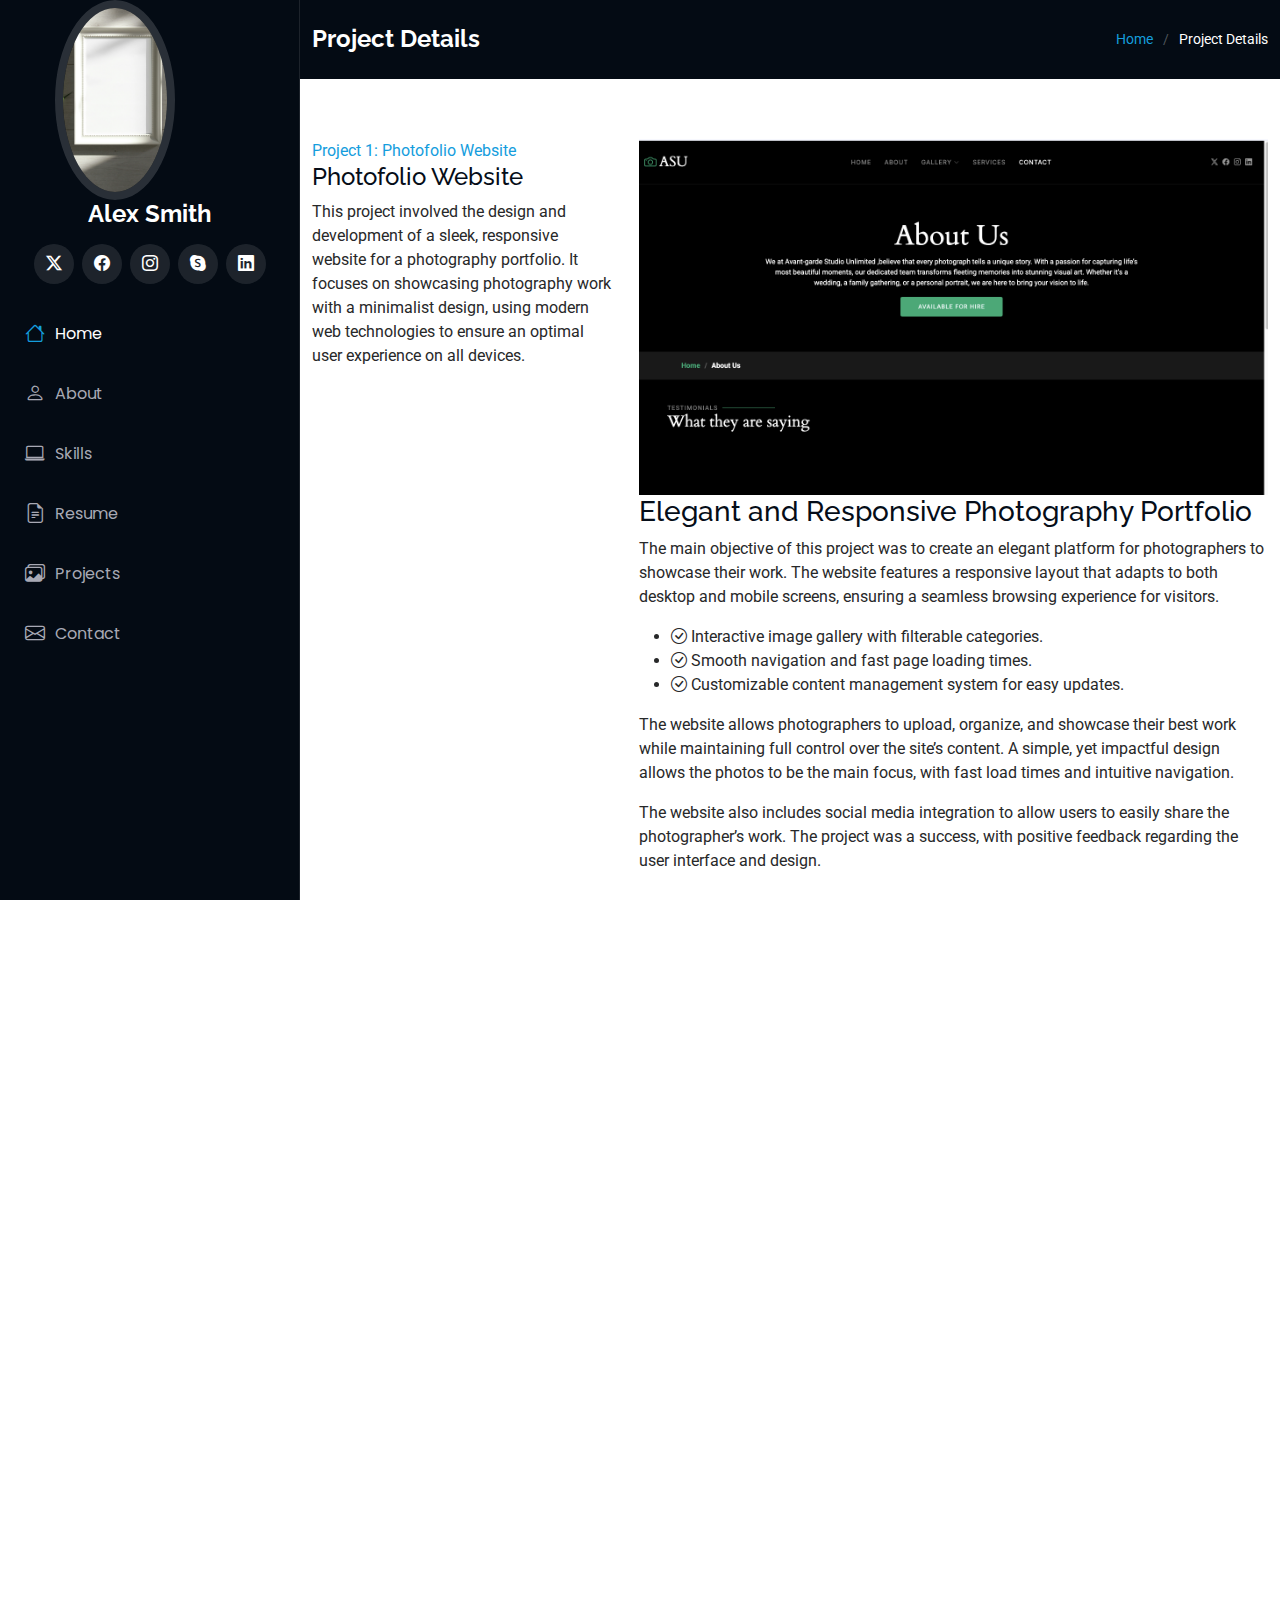
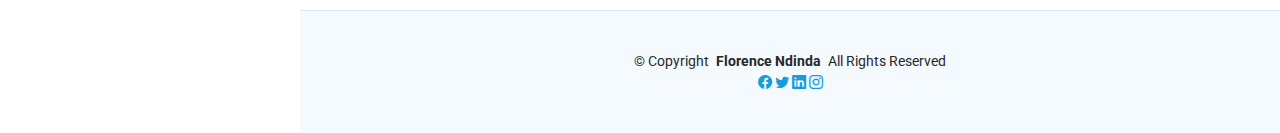
<file: project-details.html>
<!DOCTYPE html>
<html lang="en">

<head>
  <meta charset="utf-8">
  <meta content="width=device-width, initial-scale=1.0" name="viewport">
  <title>Project Details</title>
  <meta content="" name="description">
  <meta content="" name="keywords">

  <!-- Favicons -->
  <link href="assets/img/favicon.png" rel="icon">
  <link href="assets/img/apple-touch-icon.png" rel="apple-touch-icon">

  <!-- Fonts -->
  <link href="https://fonts.googleapis.com" rel="preconnect">
  <link href="https://fonts.gstatic.com" rel="preconnect" crossorigin>
  <link href="https://fonts.googleapis.com/css2?family=Roboto:ital,wght@0,100;0,300;0,400;0,500;0,700;0,900;1,100;1,300;1,400;1,500;1,700;1,900&family=Poppins:ital,wght@0,100;0,200;0,300;0,400;0,500;0,600;0,700;0,800;0,900;1,100;1,200;1,300;1,400;1,500;1,600;1,700;1,800;1,900&family=Raleway:ital,wght@0,100;0,200;0,300;0,400;0,500;0,600;0,700;0,800;0,900;1,100;1,200;1,300;1,400;1,500;1,600;1,700;1,800;1,900&display=swap" rel="stylesheet">

  <!-- Vendor CSS Files -->
  <link href="assets/vendor/bootstrap/css/bootstrap.min.css" rel="stylesheet">
  <link href="assets/vendor/bootstrap-icons/bootstrap-icons.css" rel="stylesheet">
  <link href="assets/vendor/aos/aos.css" rel="stylesheet">
  <link href="assets/vendor/glightbox/css/glightbox.min.css" rel="stylesheet">
  <link href="assets/vendor/swiper/swiper-bundle.min.css" rel="stylesheet">

  <!-- Main CSS File -->
  <link href="assets/css/main.css" rel="stylesheet">
</head>

<body class="project-details-page">

  <header id="header" class="header dark-background d-flex flex-column">
    <i class="header-toggle d-xl-none bi bi-list"></i>

    <div class="profile-img">
      <img src="assets/img/my-profile-img.jpg" alt="" class="img-fluid rounded-circle">
    </div>

    <a href="index.html" class="logo d-flex align-items-center justify-content-center">
      <h1 class="sitename">Alex Smith</h1>
    </a>

    <div class="social-links text-center">
      <a href="#" class="twitter"><i class="bi bi-twitter-x"></i></a>
      <a href="#" class="facebook"><i class="bi bi-facebook"></i></a>
      <a href="#" class="instagram"><i class="bi bi-instagram"></i></a>
      <a href="#" class="google-plus"><i class="bi bi-skype"></i></a>
      <a href="#" class="linkedin"><i class="bi bi-linkedin"></i></a>
    </div>

   
    <nav id="navmenu" class="navmenu">
      <ul>
        <li><a href="#hero" class="active"><i class="bi bi-house navicon"></i>Home</a></li>
        <li><a href="#about"><i class="bi bi-person navicon"></i> About</a></li>
        <li><a href="#skills"><i class="bi bi-laptop navicon"></i> Skills</a></li>
        <li><a href="#resume"><i class="bi bi-file-earmark-text navicon"></i> Resume</a></li>
        <li><a href="#projects"><i class="bi bi-images navicon"></i> Projects</a></li>
        <li><a href="#contact"><i class="bi bi-envelope navicon"></i> Contact</a></li>
     
      </ul>
    </nav>

  </header>

  <main class="main">

    <!-- Page Title -->
    <div class="page-title dark-background">
      <div class="container d-lg-flex justify-content-between align-items-center">
        <h1 class="mb-2 mb-lg-0">Project Details</h1>
        <nav class="breadcrumbs">
          <ol>
            <li><a href="index.html">Home</a></li>
            <li class="current">Project Details</li>
          </ol>
        </nav>
      </div>
    </div><!-- End Page Title -->

  <!-- Project Details Section -->
<section id="project-details" class="project-details section">

  <div class="container">

    <div class="row gy-4">

      <div class="col-lg-4" data-aos="fade-up" data-aos-delay="100">
        <div class="projects-list">
          <a href="#" class="active">Project 1: Photofolio Website</a>
        </div>

        <h4>Photofolio Website</h4>
        <p>This project involved the design and development of a sleek, responsive website for a photography portfolio. It focuses on showcasing photography work with a minimalist design, using modern web technologies to ensure an optimal user experience on all devices.</p>
      </div>

      <div class="col-lg-8" data-aos="fade-up" data-aos-delay="200">
        <img src="assets/img/projects/web-development-1.png" alt="" class="img-fluid project-img">
        <h3>Elegant and Responsive Photography Portfolio</h3>
        <p>
          The main objective of this project was to create an elegant platform for photographers to showcase their work. The website features a responsive layout that adapts to both desktop and mobile screens, ensuring a seamless browsing experience for visitors.
        </p>
        <ul>
          <li><i class="bi bi-check-circle"></i> <span>Interactive image gallery with filterable categories.</span></li>
          <li><i class="bi bi-check-circle"></i> <span>Smooth navigation and fast page loading times.</span></li>
          <li><i class="bi bi-check-circle"></i> <span>Customizable content management system for easy updates.</span></li>
        </ul>
        <p>
          The website allows photographers to upload, organize, and showcase their best work while maintaining full control over the site’s content. A simple, yet impactful design allows the photos to be the main focus, with fast load times and intuitive navigation.
        </p>
        <p>
          The website also includes social media integration to allow users to easily share the photographer’s work. The project was a success, with positive feedback regarding the user interface and design.
        </p>
      </div>

    </div>

    <div class="row gy-4">

      <div class="col-lg-4" data-aos="fade-up" data-aos-delay="100">
        <div class="projects-list">

          <a href="#" class="active">Project 2: Hospital Queue Management System</a>
       
        </div>

        <h4>Hospital Queue Management System</h4>
        <p>This project involved the design and development of a hospital queue management system using Django, HTML, CSS, and a bit of JavaScript. The system aims to efficiently manage patient queues, improve hospital workflow, and reduce wait times.</p>
      </div>

      <div class="col-lg-8" data-aos="fade-up" data-aos-delay="200">
        <img src="assets/img/projects/system-design-1.png" alt="" class="img-fluid project-img">
        <h3>Hospital Queue Management System for Efficient Service</h3>
        <p>
          This project focuses on automating the patient queue system to enhance efficiency in hospitals. The backend is built with Django to handle patient data and queue management, while the frontend is designed for easy access and navigation by hospital staff.
        </p>
        <ul>
          <li><i class="bi bi-check-circle"></i> <span>Easy-to-use interface for hospital staff.</span></li>
          <li><i class="bi bi-check-circle"></i> <span>Real-time queue updates for patients.</span></li>
          <li><i class="bi bi-check-circle"></i> <span>Optimized to reduce patient wait times and improve service efficiency.</span></li>
        </ul>
        <p>
          The system integrates patient data, schedules, and service times to ensure that patients are seen in the correct order and without unnecessary delays. The user-friendly interface ensures seamless use by hospital staff and patients alike.
        </p>
        <p>
          The project is currently being tested and will continue to evolve based on feedback from users and hospital needs.
        </p>
      </div>

    </div>

    <div class="row gy-4">

      <div class="col-lg-4" data-aos="fade-up" data-aos-delay="100">
        <div class="projects-list">
          <a href="#" class="active">Project 3: Cakes and Creams Website</a>
         
        </div>

        <h4>Cakes and Creams Website</h4>
        <p>This project focuses on developing an attractive website for a bakery business called Cakes and Creams. It features an online catalog of products, an easy ordering system, and an interactive user experience to help customers place orders and explore the bakery’s offerings.</p>
      </div>

      <div class="col-lg-8" data-aos="fade-up" data-aos-delay="200">
        <img src="assets/img/projects/web-development-2.png" alt="" class="img-fluid project-img">
        <h3>Online Bakery Ordering System</h3>
        <p>
          The Cakes and Creams website was created to facilitate easy online ordering of bakery products. It features a comprehensive product catalog, a secure ordering system, and a responsive design that ensures customers can access the website from any device.
        </p>
        <ul>
          <li><i class="bi bi-check-circle"></i> <span>Intuitive product browsing and selection process.</span></li>
          <li><i class="bi bi-check-circle"></i> <span>Secure online payment options for customers.</span></li>
          <li><i class="bi bi-check-circle"></i> <span>Responsive design for mobile and desktop users.</span></li>
        </ul>
        <p>
          The website allows customers to place orders for cakes, cupcakes, and other baked goods, while also providing them with the option to customize their orders. The backend was built to manage inventory, process orders, and track deliveries.
        </p>
        <p>
          Since the website’s launch, it has contributed significantly to increasing customer engagement and sales for the bakery.
        </p>
      </div>

    </div>

    <div class="row gy-4">

      <div class="col-lg-4" data-aos="fade-up" data-aos-delay="100">
        <div class="projects-list">
          <a href="#" class="active">Project 4: School Inventory System</a>
        </div>

        <h4>School Inventory System</h4>
        <p>This project is a comprehensive school inventory system designed to track school assets, including books, uniforms, equipment, and furniture. It offers an easy-to-use interface for administrators and staff to monitor the availability, condition, and location of items.</p>
      </div>

      <div class="col-lg-8" data-aos="fade-up" data-aos-delay="200">
        <img src="assets/img/projects/system-design-2.png" alt="" class="img-fluid project-img">
        <h3>Efficient School Inventory Tracking</h3>
        <p>
          The goal of this project was to create an efficient system to manage the school’s physical assets. The backend was developed using a combination of Django and MySQL, and the frontend was designed to provide administrators with a simple, yet detailed view of the school’s inventory.
        </p>
        <ul>
          <li><i class="bi bi-check-circle"></i> <span>Easy-to-navigate asset tracking system.</span></li>
          <li><i class="bi bi-check-circle"></i> <span>Inventory alerts for low stock and maintenance.</span></li>
          <li><i class="bi bi-check-circle"></i> <span>Ability to assign items to specific classes or departments.</span></li>
        </ul>
        <p>
          The system allows for the tracking of all school assets, ensuring that administrators and staff can easily monitor the availability and condition of items. It also includes reporting features to generate inventory reports and monitor usage trends.
        </p>
        <p>
          This project has significantly streamlined the school’s asset management and is poised to improve the overall efficiency of the institution.
        </p>
      </div>

    </div>

  </div>

</section><!-- /Project Details Section -->


  </main>
  <footer id="footer" class="footer position-relative light-background">
    <div class="container">
      <div class="copyright text-center">
        <p>© <span>Copyright</span> <strong class="px-1 sitename">Florence Ndinda</strong> <span>All Rights Reserved</span></p>
      </div>
      <div class="social-links text-center">
        <a href="#" class="bi bi-facebook"></a>
        <a href="#" class="bi bi-twitter"></a>
        <a href="#" class="bi bi-linkedin"></a>
        <a href="#" class="bi bi-instagram"></a>
      </div>
      
    </div>
  </footer>
  

  <!-- Scroll Top -->
  <a href="#" id="scroll-top" class="scroll-top d-flex align-items-center justify-content-center"><i class="bi bi-arrow-up-short"></i></a>

  <!-- Preloader -->
  <div id="preloader"></div>

  <!-- Vendor JS Files -->
  <script src="assets/vendor/bootstrap/js/bootstrap.bundle.min.js"></script>
  <script src="assets/vendor/php-email-form/validate.js"></script>
  <script src="assets/vendor/aos/aos.js"></script>
  <script src="assets/vendor/typed.js/typed.umd.js"></script>
  <script src="assets/vendor/purecounter/purecounter_vanilla.js"></script>
  <script src="assets/vendor/waypoints/noframework.waypoints.js"></script>
  <script src="assets/vendor/glightbox/js/glightbox.min.js"></script>
  <script src="assets/vendor/imagesloaded/imagesloaded.pkgd.min.js"></script>
  <script src="assets/vendor/isotope-layout/isotope.pkgd.min.js"></script>
  <script src="assets/vendor/swiper/swiper-bundle.min.js"></script>

  <!-- Main JS File -->
  <script src="assets/js/main.js"></script>

</body>

</html>
</file>
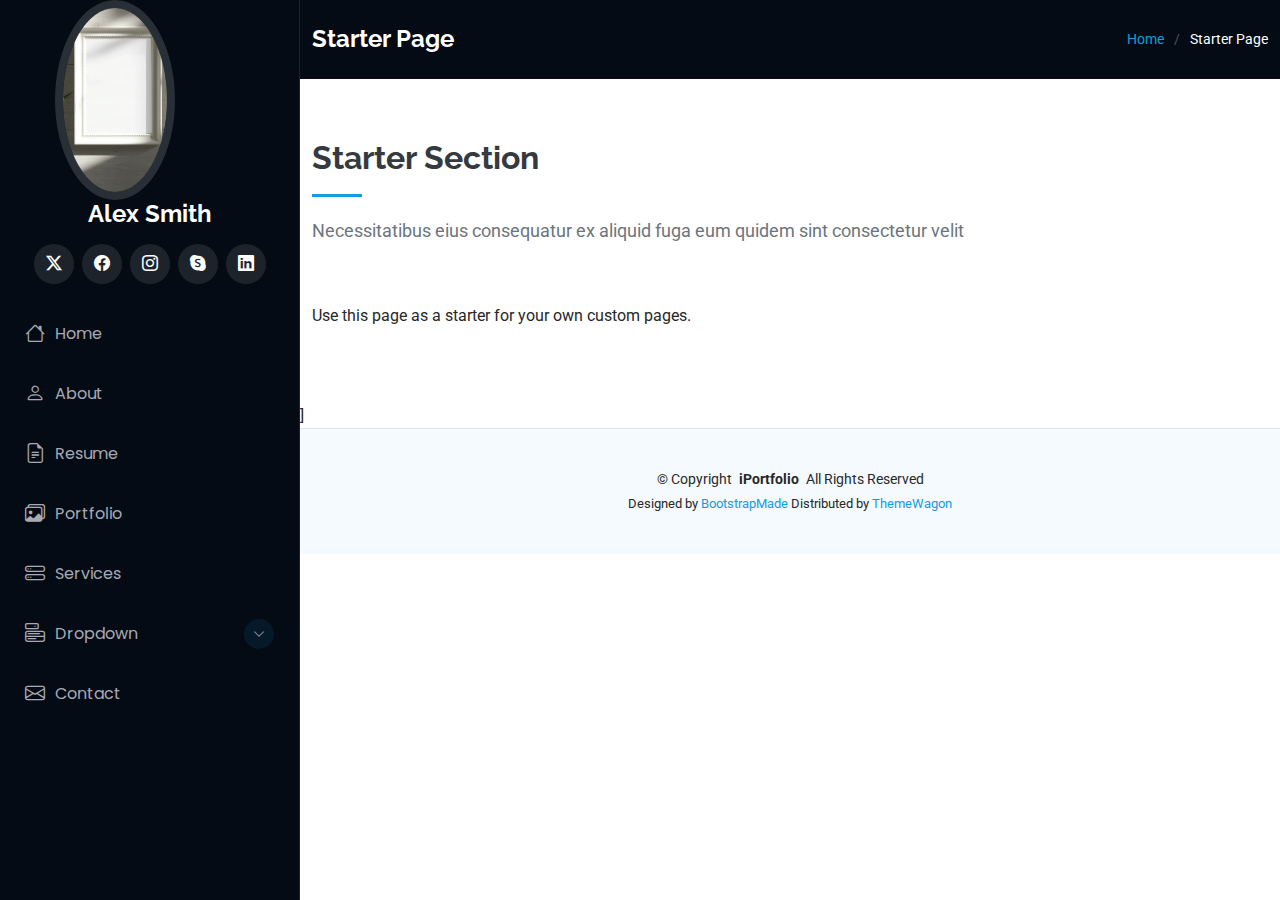
<file: starter-page.html>
<!DOCTYPE html>
<html lang="en">

<head>
  <meta charset="utf-8">
  <meta content="width=device-width, initial-scale=1.0" name="viewport">
  <title>Starter Page</title>
  <meta content="" name="description">
  <meta content="" name="keywords">

  <!-- Favicons -->
  <link href="assets/img/favicon.png" rel="icon">
  <link href="assets/img/apple-touch-icon.png" rel="apple-touch-icon">

  <!-- Fonts -->
  <link href="https://fonts.googleapis.com" rel="preconnect">
  <link href="https://fonts.gstatic.com" rel="preconnect" crossorigin>
  <link href="https://fonts.googleapis.com/css2?family=Roboto:ital,wght@0,100;0,300;0,400;0,500;0,700;0,900;1,100;1,300;1,400;1,500;1,700;1,900&family=Poppins:ital,wght@0,100;0,200;0,300;0,400;0,500;0,600;0,700;0,800;0,900;1,100;1,200;1,300;1,400;1,500;1,600;1,700;1,800;1,900&family=Raleway:ital,wght@0,100;0,200;0,300;0,400;0,500;0,600;0,700;0,800;0,900;1,100;1,200;1,300;1,400;1,500;1,600;1,700;1,800;1,900&display=swap" rel="stylesheet">

  <!-- Vendor CSS Files -->
  <link href="assets/vendor/bootstrap/css/bootstrap.min.css" rel="stylesheet">
  <link href="assets/vendor/bootstrap-icons/bootstrap-icons.css" rel="stylesheet">
  <link href="assets/vendor/aos/aos.css" rel="stylesheet">
  <link href="assets/vendor/glightbox/css/glightbox.min.css" rel="stylesheet">
  <link href="assets/vendor/swiper/swiper-bundle.min.css" rel="stylesheet">

  <!-- Main CSS File -->
  <link href="assets/css/main.css" rel="stylesheet">


</head>

<body class="starter-page-page">

  <header id="header" class="header dark-background d-flex flex-column">
    <i class="header-toggle d-xl-none bi bi-list"></i>

    <div class="profile-img">
      <img src="assets/img/my-profile-img.jpg" alt="" class="img-fluid rounded-circle">
    </div>

    <a href="index.html" class="logo d-flex align-items-center justify-content-center">
      <!-- Uncomment the line below if you also wish to use an image logo -->
      <!-- <img src="assets/img/logo.png" alt=""> -->
      <h1 class="sitename">Alex Smith</h1>
    </a>

    <div class="social-links text-center">
      <a href="#" class="twitter"><i class="bi bi-twitter-x"></i></a>
      <a href="#" class="facebook"><i class="bi bi-facebook"></i></a>
      <a href="#" class="instagram"><i class="bi bi-instagram"></i></a>
      <a href="#" class="google-plus"><i class="bi bi-skype"></i></a>
      <a href="#" class="linkedin"><i class="bi bi-linkedin"></i></a>
    </div>

    <nav id="navmenu" class="navmenu">
      <ul>
        <li><a href="#hero"><i class="bi bi-house navicon"></i>Home</a></li>
        <li><a href="#about"><i class="bi bi-person navicon"></i> About</a></li>
        <li><a href="#resume"><i class="bi bi-file-earmark-text navicon"></i> Resume</a></li>
        <li><a href="#portfolio"><i class="bi bi-images navicon"></i> Portfolio</a></li>
        <li><a href="#services"><i class="bi bi-hdd-stack navicon"></i> Services</a></li>
        <li class="dropdown"><a href="#"><i class="bi bi-menu-button navicon"></i> <span>Dropdown</span> <i class="bi bi-chevron-down toggle-dropdown"></i></a>
          <ul>
            <li><a href="#">Dropdown 1</a></li>
            <li class="dropdown"><a href="#"><span>Deep Dropdown</span> <i class="bi bi-chevron-down toggle-dropdown"></i></a>
              <ul>
                <li><a href="#">Deep Dropdown 1</a></li>
                <li><a href="#">Deep Dropdown 2</a></li>
                <li><a href="#">Deep Dropdown 3</a></li>
                <li><a href="#">Deep Dropdown 4</a></li>
                <li><a href="#">Deep Dropdown 5</a></li>
              </ul>
            </li>
            <li><a href="#">Dropdown 2</a></li>
            <li><a href="#">Dropdown 3</a></li>
            <li><a href="#">Dropdown 4</a></li>
          </ul>
        </li>
        <li><a href="#contact"><i class="bi bi-envelope navicon"></i> Contact</a></li>
      </ul>
    </nav>

  </header>

  <main class="main">

    <!-- Page Title -->
    <div class="page-title dark-background">
      <div class="container d-lg-flex justify-content-between align-items-center">
        <h1 class="mb-2 mb-lg-0">Starter Page</h1>
        <nav class="breadcrumbs">
          <ol>
            <li><a href="index.html">Home</a></li>
            <li class="current">Starter Page</li>
          </ol>
        </nav>
      </div>
    </div>

 
    <section id="starter-section" class="starter-section section">

      <div class="container section-title" data-aos="fade-up">
        <h2>Starter Section</h2>
        <p>Necessitatibus eius consequatur ex aliquid fuga eum quidem sint consectetur velit</p>
      </div>

      <div class="container" data-aos="fade-up">
        <p>Use this page as a starter for your own custom pages.</p>
      </div>

    </section>]

  </main>

  <footer id="footer" class="footer position-relative light-background">

    <div class="container">
      <div class="copyright text-center ">
        <p>© <span>Copyright</span> <strong class="px-1 sitename">iPortfolio</strong> <span>All Rights Reserved</span></p>
      </div>
      <div class="credits">
        Designed by <a href="https://bootstrapmade.com/">BootstrapMade</a> Distributed by <a href="https://themewagon.com">ThemeWagon</a>
      </div>
    </div>

  </footer>

  <!-- Scroll Top -->
  <a href="#" id="scroll-top" class="scroll-top d-flex align-items-center justify-content-center"><i class="bi bi-arrow-up-short"></i></a>

  <!-- Preloader -->
  <div id="preloader"></div>

  <!-- Vendor JS Files -->
  <script src="assets/vendor/bootstrap/js/bootstrap.bundle.min.js"></script>
  <script src="assets/vendor/php-email-form/validate.js"></script>
  <script src="assets/vendor/aos/aos.js"></script>
  <script src="assets/vendor/typed.js/typed.umd.js"></script>
  <script src="assets/vendor/purecounter/purecounter_vanilla.js"></script>
  <script src="assets/vendor/waypoints/noframework.waypoints.js"></script>
  <script src="assets/vendor/glightbox/js/glightbox.min.js"></script>
  <script src="assets/vendor/imagesloaded/imagesloaded.pkgd.min.js"></script>
  <script src="assets/vendor/isotope-layout/isotope.pkgd.min.js"></script>
  <script src="assets/vendor/swiper/swiper-bundle.min.js"></script>

  <!-- Main JS File -->
  <script src="assets/js/main.js"></script>

</body>

</html>
</file>
<file: assets/css/main.css>
/* Fonts */
:root {
  --default-font: "Roboto",  system-ui, -apple-system, "Segoe UI", Roboto, "Helvetica Neue", Arial, "Noto Sans", "Liberation Sans", sans-serif, "Apple Color Emoji", "Segoe UI Emoji", "Segoe UI Symbol", "Noto Color Emoji";
  --heading-font: "Raleway",  sans-serif;
  --nav-font: "Poppins",  sans-serif;
}


:root { 
  --background-color: #ffffff; 
  --default-color: #272829;
  --heading-color: #050d18; 
  --accent-color: #149ddd; 
  --surface-color: #ffffff; 
  --contrast-color: #ffffff; 
}


:root {
  --nav-color: #a8a9b4;  
  --nav-hover-color: #ffffff; 
  --nav-mobile-background-color: #040b14; 
  --nav-dropdown-background-color: #040b14; 
  --nav-dropdown-color: #a8a9b4; 
  --nav-dropdown-hover-color: #ffffff; 
}



.light-background {
  --background-color: #f4fafd;
  --surface-color: #ffffff;
}

.dark-background {
  --background-color: #040b14;
  --default-color: #ffffff;
  --heading-color: #ffffff;
  --surface-color: #151f2b;
  --contrast-color: #ffffff;
}


:root {
  scroll-behavior: smooth;
}


body {
  color: var(--default-color);
  background-color: var(--background-color);
  font-family: var(--default-font);
}

a {
  color: var(--accent-color);
  text-decoration: none;
  transition: 0.3s;
}

a:hover {
  color: color-mix(in srgb, var(--accent-color), transparent 25%);
  text-decoration: none;
}

h1,
h2,
h3,
h4,
h5,
h6 {
  color: var(--heading-color);
  font-family: var(--heading-font);
}


.php-email-form .error-message {
  display: none;
  background: #df1529;
  color: #ffffff;
  text-align: left;
  padding: 15px;
  margin-bottom: 24px;
  font-weight: 600;
}

.php-email-form .sent-message {
  display: none;
  color: #ffffff;
  background: #059652;
  text-align: center;
  padding: 15px;
  margin-bottom: 24px;
  font-weight: 600;
}

.php-email-form .loading {
  display: none;
  background: var(--surface-color);
  text-align: center;
  padding: 15px;
  margin-bottom: 24px;
}

.php-email-form .loading:before {
  content: "";
  display: inline-block;
  border-radius: 50%;
  width: 24px;
  height: 24px;
  margin: 0 10px -6px 0;
  border: 3px solid var(--accent-color);
  border-top-color: var(--surface-color);
  animation: php-email-form-loading 1s linear infinite;
}

@keyframes php-email-form-loading {
  0% {
    transform: rotate(0deg);
  }

  100% {
    transform: rotate(360deg);
  }
}


.header {
  color: var(--default-color);
  background-color: var(--background-color);
  position: fixed;
  top: 0;
  left: 0;
  bottom: 0;
  padding: 0 15px;
  width: 300px;
  transition: all ease-in-out 0.3s;
  overflow-y: auto;
  z-index: 997;
  border-right: 1px solid color-mix(in srgb, var(--default-color), transparent 90%);
}

.header .profile-img img {
  margin: 15px auto;
  display: block;
  width: 120px;
  border: 8px solid color-mix(in srgb, var(--default-color), transparent 85%);
}

.header .logo {
  line-height: 1;
  margin-bottom: 15px;
}

.header .logo img {
  max-height: 32px;
  margin-right: 8px;
}

.header .logo h1 {
  font-size: 24px;
  margin: 0;
  font-weight: 700;
  color: var(--heading-color);
}

.header .social-links {
  margin: 0 0 20px 0;
}

.header .social-links a {
  font-size: 16px;
  display: inline-flex;
  align-items: center;
  justify-content: center;
  background: color-mix(in srgb, var(--default-color), transparent 90%);
  color: var(--default-color);
  margin: 0 2px;
  border-radius: 50%;
  text-align: center;
  width: 40px;
  height: 40px;
  transition: 0.3s;
}

.header .social-links a:hover {
  color: var(--contrast-color);
  background: var(--accent-color);
}

@media (min-width: 1200px) {

  .header~main,
  .header~#footer {
    margin-left: 300px;
  }
}

@media (max-width: 1199px) {
  .header {
    left: -100%;
  }
}

.header.header-show {
  left: 0;
}

.header .header-toggle {
  color: var(--contrast-color);
  background-color: var(--accent-color);
  font-size: 22px;
  display: flex;
  align-items: center;
  justify-content: center;
  width: 40px;
  height: 40px;
  border-radius: 50%;
  cursor: pointer;
  position: fixed;
  top: 15px;
  right: 15px;
  z-index: 9999;
  transition: background-color 0.3s;
}

.header .header-toggle:hover {
  color: var(--contrast-color);
  background-color: color-mix(in srgb, var(--accent-color) 90%, white 15%);
}

.profile-img {
  width: 200px; 
  height: 200px;
  overflow: hidden;
  border-radius: 50%; 
  display: flex;
  justify-content: center;
  align-items: center;
}

.profile-img img {
  width: 100%;
  height: 100%;
  object-fit: cover; /* Ensures the image covers the circle area without distorting it */
}

/*--------------------------------------------------------------
# Navigation Menu
--------------------------------------------------------------*/
.mobile-nav-toggle {
  display: none;
}

.navmenu {
  padding: 0;
  z-index: 9997;
}

.navmenu ul {
  list-style: none;
  padding: 0 0 20px 0;
  margin: 0;
}

.navmenu a,
.navmenu a:focus {
  color: var(--nav-color);
  padding: 15px 10px;
  font-family: var(--nav-font);
  font-size: 16px;
  font-weight: 400;
  display: flex;
  align-items: center;
  white-space: nowrap;
  transition: 0.3s;
  width: 100%;
}

.navmenu a .navicon,
.navmenu a:focus .navicon {
  font-size: 20px;
  margin-right: 10px;
}

.navmenu a .toggle-dropdown,
.navmenu a:focus .toggle-dropdown {
  font-size: 12px;
  line-height: 0;
  margin-left: auto;
  width: 30px;
  height: 30px;
  display: flex;
  align-items: center;
  justify-content: center;
  border-radius: 50%;
  transition: 0.3s;
  flex-shrink: 0;
  background-color: color-mix(in srgb, var(--accent-color), transparent 90%);
}

.navmenu a .toggle-dropdown:hover,
.navmenu a:focus .toggle-dropdown:hover {
  background-color: var(--accent-color);
  color: var(--contrast-color);
}

.navmenu a:hover,
.navmenu .active,
.navmenu .active:focus {
  color: var(--nav-hover-color);
}

.navmenu a:hover .navicon,
.navmenu .active .navicon,
.navmenu .active:focus .navicon {
  color: var(--accent-color);
}

.navmenu .active .toggle-dropdown,
.navmenu .active:focus .toggle-dropdown {
  background-color: var(--accent-color);
  color: var(--contrast-color);
  transform: rotate(180deg);
}

.navmenu .dropdown {
  display: block;
}

.navmenu .dropdown a,
.navmenu .dropdown a:focus {
  color: --nav-dropdown-color;
}

.navmenu .dropdown a:hover,
.navmenu .dropdown .active,
.navmenu .dropdown .active:focus {
  color: var(--nav-dropdown-hover-color);
}

.navmenu .dropdown ul {
  position: static;
  display: none;
  z-index: 99;
  padding: 5px 10px;
  margin: 5px 10px;
  background-color: var(--nav-dropdown-background-color);
  border: 1px solid color-mix(in srgb, var(--default-color), transparent 90%);
  box-shadow: none;
  transition: all 0.5s ease-in-out;
}

.navmenu .dropdown ul ul {
  background-color: rgba(33, 37, 41, 0.1);
}

.navmenu .dropdown>.dropdown-active {
  display: block;
  background-color: rgba(33, 37, 41, 0.03);
}

/*--------------------------------------------------------------
# Global Footer
--------------------------------------------------------------*/
.footer {
  color: var(--default-color);
  background-color: var(--background-color);
  font-size: 14px;
  padding: 40px 0;
  position: relative;
  border-top: 1px solid color-mix(in srgb, var(--default-color), transparent 90%);
}

.footer .copyright p {
  margin-bottom: 0;
}

.footer .credits {
  margin-top: 4px;
  font-size: 13px;
  text-align: center;
}

/*--------------------------------------------------------------
# Preloader
--------------------------------------------------------------*/
#preloader {
  position: fixed;
  inset: 0;
  z-index: 999999;
  overflow: hidden;
  background: var(--background-color);
  transition: all 0.6s ease-out;
}

#preloader:before {
  content: "";
  position: fixed;
  top: calc(50% - 30px);
  left: calc(50% - 30px);
  border: 6px solid #ffffff;
  border-color: var(--accent-color) transparent var(--accent-color) transparent;
  border-radius: 50%;
  width: 60px;
  height: 60px;
  animation: animate-preloader 1.5s linear infinite;
}

@keyframes animate-preloader {
  0% {
    transform: rotate(0deg);
  }

  100% {
    transform: rotate(360deg);
  }
}

/*--------------------------------------------------------------
# Scroll Top Button
--------------------------------------------------------------*/
.scroll-top {
  position: fixed;
  visibility: hidden;
  opacity: 0;
  right: 15px;
  bottom: -15px;
  z-index: 99999;
  background-color: var(--accent-color);
  width: 44px;
  height: 44px;
  border-radius: 50px;
  transition: all 0.4s;
}

.scroll-top i {
  font-size: 24px;
  color: var(--contrast-color);
  line-height: 0;
}

.scroll-top:hover {
  background-color: color-mix(in srgb, var(--accent-color), transparent 20%);
  color: var(--contrast-color);
}

.scroll-top.active {
  visibility: visible;
  opacity: 1;
  bottom: 15px;
}

/*--------------------------------------------------------------
# Disable aos animation delay on mobile devices
--------------------------------------------------------------*/
@media screen and (max-width: 768px) {
  [data-aos-delay] {
    transition-delay: 0 !important;
  }
}

/*--------------------------------------------------------------
# Global Page Titles & Breadcrumbs
--------------------------------------------------------------*/
.page-title {
  color: var(--default-color);
  background-color: var(--background-color);
  padding: 25px 0;
  position: relative;
}

.page-title h1 {
  font-size: 24px;
  font-weight: 700;
}

.page-title .breadcrumbs ol {
  display: flex;
  flex-wrap: wrap;
  list-style: none;
  padding: 0;
  margin: 0;
  font-size: 14px;
  font-weight: 400;
}

.page-title .breadcrumbs ol li+li {
  padding-left: 10px;
}

.page-title .breadcrumbs ol li+li::before {
  content: "/";
  display: inline-block;
  padding-right: 10px;
  color: color-mix(in srgb, var(--default-color), transparent 70%);
}

/*--------------------------------------------------------------
# Global Sections
--------------------------------------------------------------*/
section,
.section {
  color: var(--default-color);
  background-color: var(--background-color);
  padding: 60px 0;
  overflow: clip;
}

/*--------------------------------------------------------------
# Global Section Titles
--------------------------------------------------------------*/
.section-title {
  padding-bottom: 60px;
  position: relative;
}

.section-title h2 {
  font-size: 32px;
  font-weight: 700;
  margin-bottom: 20px;
  padding-bottom: 20px;
  position: relative;
}

.section-title h2:after {
  content: "";
  position: absolute;
  display: block;
  width: 50px;
  height: 3px;
  background: var(--accent-color);
  left: 0;
  bottom: 0;
}

.section-title p {
  margin-bottom: 0;
}

/*--------------------------------------------------------------
# Hero Section
--------------------------------------------------------------*/
.hero {
  width: 100%;
  min-height: 100vh;
  position: relative;
  padding: 80px 0;
  display: flex;
  align-items: center;
  justify-content: center;
}

.hero img {
  position: absolute;
  inset: 0;
  display: block;
  width: 100%;
  height: 100%;
  object-fit: cover;
  z-index: 1;
}

.hero:before {
  content: "";
  background: color-mix(in srgb, var(--background-color), transparent 70%);
  position: absolute;
  inset: 0;
  z-index: 2;
}

.hero .container {
  position: relative;
  z-index: 3;
}

.hero h2 {
  margin: 0;
  font-size: 64px;
  font-weight: 700;
}

.hero p {
  margin: 5px 0 0 0;
  font-size: 26px;
}

.hero p span {
  letter-spacing: 1px;
  border-bottom: 2px solid var(--accent-color);
}

.hero .social-links {
  margin-top: 25px;
}

.hero .social-links a {
  font-size: 24px;
  display: inline-block;
  color: color-mix(in srgb, var(--default-color), transparent 50%);
  line-height: 1;
  margin-right: 20px;
  transition: 0.3s;
}

.hero .social-links a:hover {
  color: var(--accent-color);
}

@media (max-width: 768px) {
  .hero h2 {
    font-size: 32px;
  }

  .hero p {
    font-size: 20px;
  }
}

/*--------------------------------------------------------------
# About Section
--------------------------------------------------------------*/
.about .content h2 {
  font-weight: 700;
  font-size: 24px;
}

.about .content ul {
  list-style: none;
  padding: 0;
}

.about .content ul li {
  margin-bottom: 20px;
  display: flex;
  align-items: center;
}

.about .content ul strong {
  margin-right: 10px;
}

.about .content ul i {
  font-size: 16px;
  margin-right: 5px;
  color: var(--accent-color);
  line-height: 0;
}

/*--------------------------------------------------------------
# Stats Section
--------------------------------------------------------------*/
.stats .stats-item {
  padding: 30px;
  width: 100%;
}

.stats .stats-item i {
  color: var(--accent-color);
  display: block;
  font-size: 44px;
  float: left;
  line-height: 0;
}

.stats .stats-item .purecounter {
  color: var(--heading-color);
  font-size: 48px;
  line-height: 40px;
  display: block;
  font-weight: 700;
  margin-left: 60px;
}

.stats .stats-item p {
  color: color-mix(in srgb, var(--default-color), transparent 40%);
  padding: 15px 0 0 0;
  margin: 0 0 0 60px;
  font-family: var(--heading-font);
  font-size: 14px;
}

/*--------------------------------------------------------------
# Skills Section
--------------------------------------------------------------*/
.skills .progress {
  height: 60px;
  display: block;
  background: none;
  border-radius: 0;
}

.skills .progress .skill {
  color: var(--heading-color);
  padding: 0;
  margin: 0 0 6px 0;
  text-transform: uppercase;
  display: block;
  font-weight: 600;
  font-family: var(--heading-font);
}

.skills .progress .skill .val {
  float: right;
  font-style: normal;
}

.skills .progress-bar-wrap {
  background: color-mix(in srgb, var(--default-color), transparent 90%);
  height: 10px;
}

.skills .progress-bar {
  width: 1px;
  height: 10px;
  transition: 0.9s;
  background-color: var(--accent-color);
}

/*--------------------------------------------------------------
# Resume Section
--------------------------------------------------------------*/
.resume .resume-title {
  color: var(--heading-color);
  font-size: 26px;
  font-weight: 700;
  margin-top: 20px;
  margin-bottom: 20px;
}

.resume .resume-item {
  padding: 0 0 20px 20px;
  margin-top: -2px;
  border-left: 2px solid var(--accent-color);
  position: relative;
}

.resume .resume-item h4 {
  line-height: 18px;
  font-size: 18px;
  font-weight: 600;
  text-transform: uppercase;
  color: color-mix(in srgb, var(--default-color), transparent 20%);
  margin-bottom: 10px;
}

.resume .resume-item h5 {
  font-size: 16px;
  padding: 5px 15px;
  display: inline-block;
  font-weight: 600;
  margin-bottom: 10px;
}

.resume .resume-item ul {
  padding-left: 20px;
}

.resume .resume-item ul li {
  padding-bottom: 10px;
}

.resume .resume-item:last-child {
  padding-bottom: 0;
}

.resume .resume-item::before {
  content: "";
  position: absolute;
  width: 16px;
  height: 16px;
  border-radius: 50px;
  left: -9px;
  top: 0;
  background: var(--background-color);
  border: 2px solid var(--accent-color);
}

/*--------------------------------------------------------------
# Portfolio Section
--------------------------------------------------------------*/
.portfolio .portfolio-filters {
  padding: 0;
  margin: 0 auto 20px auto;
  list-style: none;
  text-align: center;
}

.portfolio .portfolio-filters li {
  cursor: pointer;
  display: inline-block;
  padding: 0;
  font-size: 14px;
  font-weight: 400;
  margin: 0 10px;
  line-height: 1;
  text-transform: uppercase;
  margin-bottom: 10px;
  transition: all 0.3s ease-in-out;
}

.portfolio .portfolio-filters li:hover,
.portfolio .portfolio-filters li.filter-active {
  color: var(--accent-color);
}

.portfolio .portfolio-filters li:first-child {
  margin-left: 0;
}

.portfolio .portfolio-filters li:last-child {
  margin-right: 0;
}

@media (max-width: 575px) {
  .portfolio .portfolio-filters li {
    font-size: 14px;
    margin: 0 5px;
  }
}

.portfolio .portfolio-content {
  position: relative;
  overflow: hidden;
}

.portfolio .portfolio-content img {
  transition: 0.3s;
}

.portfolio .portfolio-content .portfolio-info {
  opacity: 0;
  position: absolute;
  inset: 0;
  z-index: 3;
  transition: all ease-in-out 0.3s;
  background: rgba(0, 0, 0, 0.6);
  padding: 15px;
}

.portfolio .portfolio-content .portfolio-info h4 {
  font-size: 14px;
  padding: 5px 10px;
  font-weight: 400;
  color: #ffffff;
  display: inline-block;
  background-color: var(--accent-color);
}

.portfolio .portfolio-content .portfolio-info p {
  position: absolute;
  bottom: 10px;
  text-align: center;
  display: inline-block;
  left: 0;
  right: 0;
  font-size: 16px;
  font-weight: 600;
  color: rgba(255, 255, 255, 0.8);
}

.portfolio .portfolio-content .portfolio-info .preview-link,
.portfolio .portfolio-content .portfolio-info .details-link {
  position: absolute;
  left: calc(50% - 40px);
  font-size: 26px;
  top: calc(50% - 14px);
  color: #fff;
  transition: 0.3s;
  line-height: 1.2;
}

.portfolio .portfolio-content .portfolio-info .preview-link:hover,
.portfolio .portfolio-content .portfolio-info .details-link:hover {
  color: var(--accent-color);
}

.portfolio .portfolio-content .portfolio-info .details-link {
  left: 50%;
  font-size: 34px;
  line-height: 0;
}

.portfolio .portfolio-content:hover .portfolio-info {
  opacity: 1;
}

.portfolio .portfolio-content:hover img {
  transform: scale(1.1);
}

/*--------------------------------------------------------------
# Services Section
--------------------------------------------------------------*/
.services .service-item {
  position: relative;
}

.services .service-item .icon {
  background: var(--accent-color);
  display: flex;
  align-items: center;
  justify-content: center;
  width: 54px;
  height: 54px;
  border-radius: 50%;
  transition: 0.5s;
  border: 1px solid var(--accent-color);
  margin-right: 20px;
}

.services .service-item .icon i {
  color: var(--contrast-color);
  font-size: 24px;
  line-height: 0;
}

.services .service-item:hover .icon {
  background: var(--surface-color);
}

.services .service-item:hover .icon i {
  color: var(--accent-color);
}

.services .service-item .title {
  font-weight: 700;
  margin-bottom: 15px;
  font-size: 18px;
}

.services .service-item .title a {
  color: var(--heading-color);
}

.services .service-item .title a:hover {
  color: var(--accent-color);
}

.services .service-item .description {
  line-height: 24px;
  font-size: 14px;
}

/*--------------------------------------------------------------
# Testimonials Section
--------------------------------------------------------------*/
.testimonials .testimonials-carousel,
.testimonials .testimonials-slider {
  overflow: hidden;
}

.testimonials .testimonial-item {
  box-sizing: content-box;
  text-align: center;
  min-height: 320px;
}

.testimonials .testimonial-item .testimonial-img {
  width: 90px;
  border-radius: 50%;
  margin: 0 auto;
}

.testimonials .testimonial-item h3 {
  font-size: 18px;
  font-weight: bold;
  margin: 10px 0 5px 0;
}

.testimonials .testimonial-item h4 {
  font-size: 14px;
  color: color-mix(in srgb, var(--default-color), transparent 20%);
  margin: 0;
}

.testimonials .testimonial-item .quote-icon-left,
.testimonials .testimonial-item .quote-icon-right {
  color: color-mix(in srgb, var(--accent-color), transparent 40%);
  font-size: 26px;
  line-height: 0;
}

.testimonials .testimonial-item .quote-icon-left {
  display: inline-block;
  left: -5px;
  position: relative;
}

.testimonials .testimonial-item .quote-icon-right {
  display: inline-block;
  right: -5px;
  position: relative;
  top: 10px;
  transform: scale(-1, -1);
}

.testimonials .testimonial-item p {
  font-style: italic;
  margin: 0 15px 15px 15px;
  padding: 20px;
  background-color: var(--surface-color);
  position: relative;
  margin-bottom: 35px;
  border-radius: 6px;
  box-shadow: 0px 2px 15px rgba(0, 0, 0, 0.1);
}

.testimonials .testimonial-item p::after {
  content: "";
  width: 0;
  height: 0;
  border-top: 20px solid var(--surface-color);
  border-right: 20px solid transparent;
  border-left: 20px solid transparent;
  position: absolute;
  bottom: -20px;
  left: calc(50% - 20px);
}

.testimonials .swiper-wrapper {
  height: auto;
}

.testimonials .swiper-pagination {
  margin-top: 40px;
  position: relative;
}

.testimonials .swiper-pagination .swiper-pagination-bullet {
  width: 12px;
  height: 12px;
  background-color: var(--background-color);
  opacity: 1;
  border: 1px solid var(--accent-color);
}

.testimonials .swiper-pagination .swiper-pagination-bullet-active {
  background-color: var(--accent-color);
}

/*--------------------------------------------------------------
# Contact Section
--------------------------------------------------------------*/
.contact .info-wrap {
  background-color: var(--surface-color);
  box-shadow: 0px 0px 20px rgba(0, 0, 0, 0.1);
  padding: 30px;
}

@media (max-width: 575px) {
  .contact .info-wrap {
    padding: 20px;
  }
}

.contact .info-item {
  margin-bottom: 40px;
}

.contact .info-item i {
  font-size: 20px;
  color: var(--accent-color);
  background: color-mix(in srgb, var(--accent-color), transparent 92%);
  width: 44px;
  height: 44px;
  display: flex;
  justify-content: center;
  align-items: center;
  border-radius: 50px;
  transition: all 0.3s ease-in-out;
  margin-right: 15px;
}

.contact .info-item h3 {
  padding: 0;
  font-size: 18px;
  font-weight: 700;
  margin-bottom: 5px;
}

.contact .info-item p {
  padding: 0;
  margin-bottom: 0;
  font-size: 14px;
}

.contact .info-item:hover i {
  background: var(--accent-color);
  color: var(--contrast-color);
}

.contact .php-email-form {
  background-color: var(--surface-color);
  height: 100%;
  padding: 30px;
  box-shadow: 0px 0px 20px rgba(0, 0, 0, 0.1);
}

@media (max-width: 575px) {
  .contact .php-email-form {
    padding: 20px;
  }
}

.contact .php-email-form input[type=text],
.contact .php-email-form input[type=email],
.contact .php-email-form textarea {
  font-size: 14px;
  padding: 10px 15px;
  box-shadow: none;
  border-radius: 0;
  color: var(--default-color);
  background-color: var(--surface-color);
  border-color: color-mix(in srgb, var(--default-color), transparent 80%);
}

.contact .php-email-form input[type=text]:focus,
.contact .php-email-form input[type=email]:focus,
.contact .php-email-form textarea:focus {
  border-color: var(--accent-color);
}

.contact .php-email-form input[type=text]::placeholder,
.contact .php-email-form input[type=email]::placeholder,
.contact .php-email-form textarea::placeholder {
  color: color-mix(in srgb, var(--default-color), transparent 70%);
}

.contact .php-email-form button[type=submit] {
  color: var(--contrast-color);
  background: var(--accent-color);
  border: 0;
  padding: 10px 30px;
  transition: 0.4s;
  border-radius: 50px;
}

.contact .php-email-form button[type=submit]:hover {
  background: color-mix(in srgb, var(--accent-color), transparent 25%);
}

/*--------------------------------------------------------------
# Portfolio Details Section
--------------------------------------------------------------*/
.portfolio-details .portfolio-details-slider img {
  width: 100%;
}

.portfolio-details .portfolio-details-slider .swiper-pagination {
  margin-top: 20px;
  position: relative;
}

.portfolio-details .portfolio-details-slider .swiper-pagination .swiper-pagination-bullet {
  width: 12px;
  height: 12px;
  background-color: color-mix(in srgb, var(--default-color), transparent 85%);
  opacity: 1;
}

.portfolio-details .portfolio-details-slider .swiper-pagination .swiper-pagination-bullet-active {
  background-color: var(--accent-color);
}

.portfolio-details .portfolio-info {
  padding: 30px;
  box-shadow: 0px 0 30px rgba(0, 0, 0, 0.1);
}

.portfolio-details .portfolio-info h3 {
  font-size: 22px;
  font-weight: 700;
  margin-bottom: 20px;
  padding-bottom: 20px;
  border-bottom: 1px solid color-mix(in srgb, var(--default-color), transparent 85%);
}

.portfolio-details .portfolio-info ul {
  list-style: none;
  padding: 0;
  font-size: 15px;
}

.portfolio-details .portfolio-info ul li+li {
  margin-top: 10px;
}

.portfolio-details .portfolio-description {
  padding-top: 30px;
}

.portfolio-details .portfolio-description h2 {
  font-size: 26px;
  font-weight: 700;
  margin-bottom: 20px;
}

.portfolio-details .portfolio-description p {
  padding: 0;
  color: color-mix(in srgb, var(--default-color), transparent 30%);
}

/*--------------------------------------------------------------
# Service Details Section
--------------------------------------------------------------*/
.service-details .services-list {
  padding: 10px 30px;
  border: 1px solid color-mix(in srgb, var(--default-color), transparent 90%);
  margin-bottom: 20px;
}

.service-details .services-list a {
  display: block;
  line-height: 1;
  padding: 8px 0 8px 15px;
  border-left: 3px solid color-mix(in srgb, var(--default-color), transparent 70%);
  margin: 20px 0;
  color: color-mix(in srgb, var(--default-color), transparent 20%);
  transition: 0.3s;
}

.service-details .services-list a.active {
  color: var(--heading-color);
  font-weight: 700;
  border-color: var(--accent-color);
}

.service-details .services-list a:hover {
  border-color: var(--accent-color);
}

.service-details .services-img {
  margin-bottom: 20px;
}

.service-details h3 {
  font-size: 26px;
  font-weight: 700;
}

.service-details h4 {
  font-size: 20px;
  font-weight: 700;
}

.service-details p {
  font-size: 15px;
}

.service-details ul {
  list-style: none;
  padding: 0;
  font-size: 15px;
}

.service-details ul li {
  padding: 5px 0;
  display: flex;
  align-items: center;
}

.service-details ul i {
  font-size: 20px;
  margin-right: 8px;
  color: var(--accent-color);
}

.starter-section {
  .main {
    padding: 60px 20px;
  }
  
  .starter-section {
    padding: 60px 0;
    background-color: #fff;
  }
  
  .section-title h2 {
    font-size: 32px;
    font-weight: bold;
    color: #343a40;
  }
  
  .section-title p {
    color: #6c757d;
    font-size: 18px;
  }
  
  .starter-section p {
    font-size: 18px;
    color: #495057;
  }
  
  /* Footer Styles */
  footer {
    background-color: #f8f9fa;
    padding: 20px 0;
    text-align: center;
  }
  
  footer .copyright p {
    font-size: 16px;
    color: #495057;
  }
  
  footer .credits a {
    color: #1da1f2;
    text-decoration: none;
  }
  
  footer .credits a:hover {
    text-decoration: underline;
  }
  
  /* Scroll Top Button */
  #scroll-top {
    position: fixed;
    bottom: 30px;
    right: 30px;
    background-color: #1da1f2;
    color: #fff;
    border-radius: 50%;
    padding: 10px;
    font-size: 20px;
    display: none;
    cursor: pointer;
  }
  
  #scroll-top:hover {
    background-color: #17a2b8;
  }
  
  /* Preloader Styles */
  #preloader {
    display: none;
  }
  
  @media (max-width: 768px) {
    .header {
      text-align: center;
    }
  
    .profile-img {
      margin-bottom: 20px;
    }
  
    .navmenu ul {
      text-align: center;
    }
  
    .navmenu ul li {
      margin: 10px 0;
    }
  
    .navmenu ul li a {
      font-size: 16px;
    }
  }
 
}
</file>
